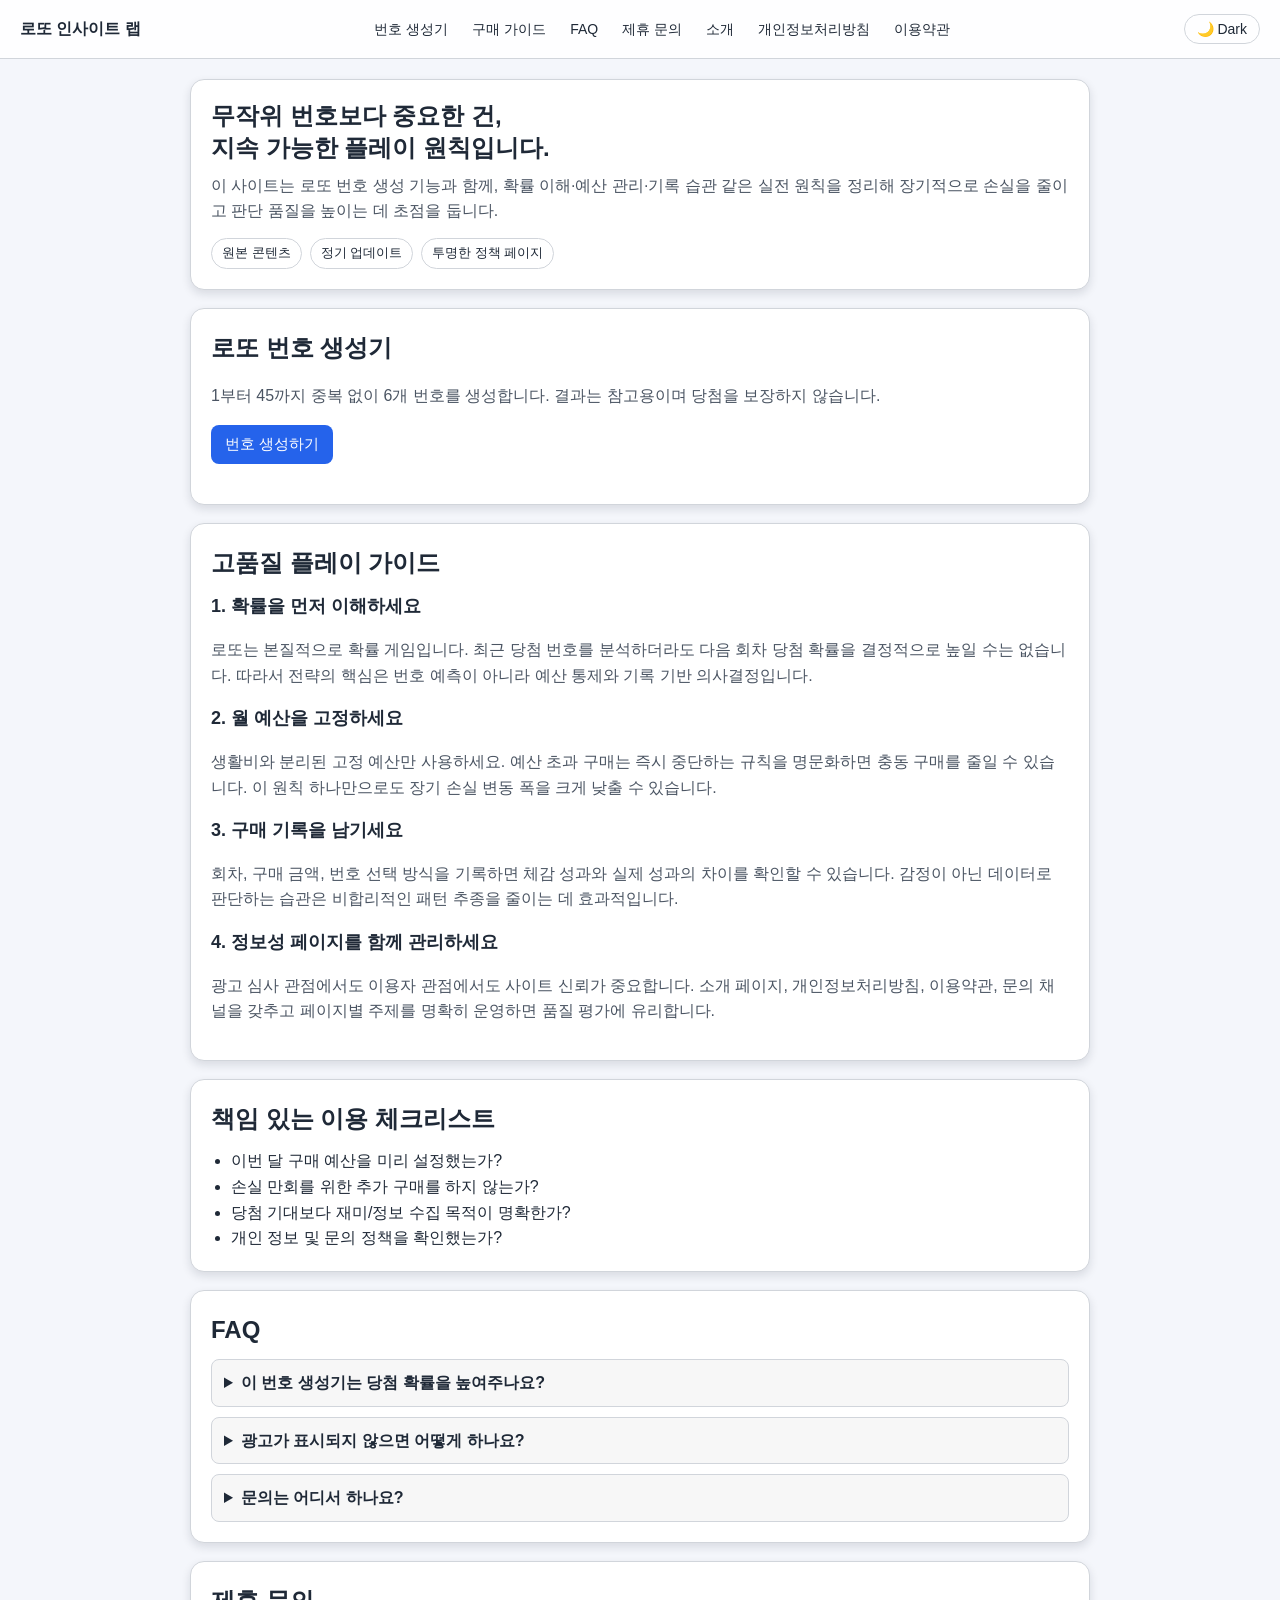
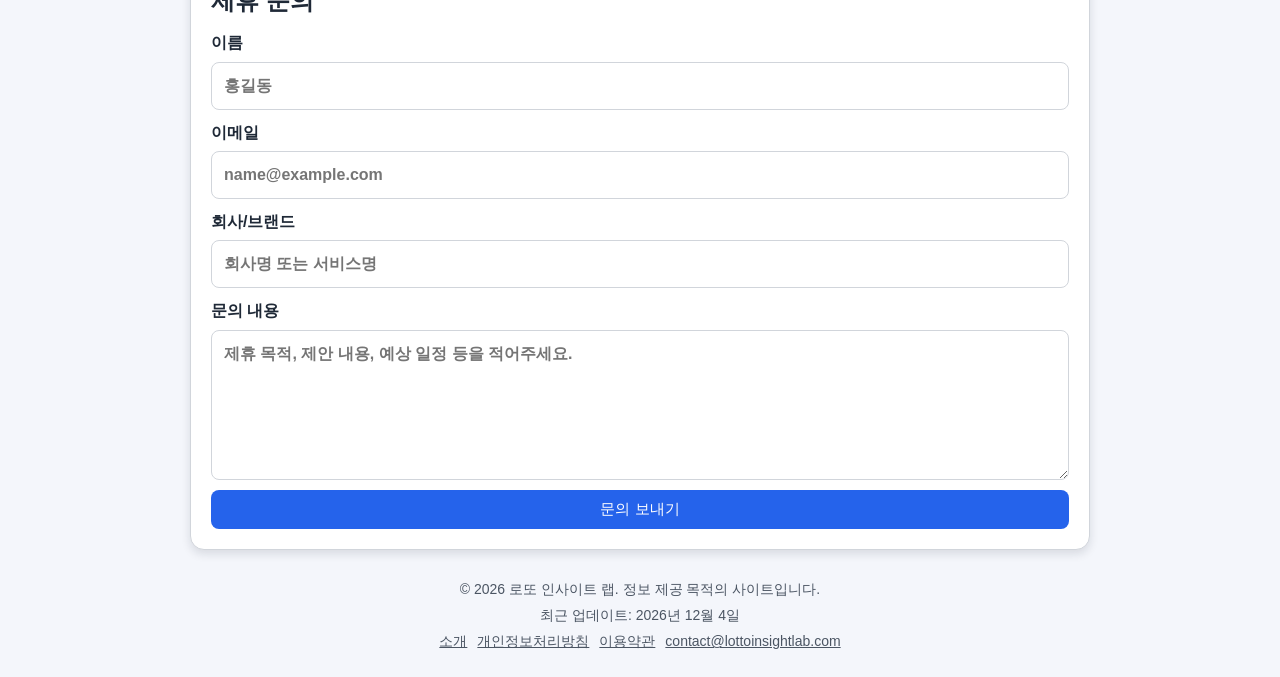
<file: index.html>
<!DOCTYPE html>
<html lang="ko">
<head>
    <meta charset="UTF-8">
    <meta name="viewport" content="width=device-width, initial-scale=1.0">
    <title>로또 인사이트 랩 | 데이터 기반 로또 정보와 생성기</title>
    <meta name="description" content="로또 번호 생성기, 확률 이해 가이드, 자금 관리 체크리스트를 제공하는 정보형 사이트입니다.">
    <meta name="google-adsense-account" content="ca-pub-9512119373013148">
    <script async src="https://pagead2.googlesyndication.com/pagead/js/adsbygoogle.js?client=ca-pub-9512119373013148" crossorigin="anonymous"></script>
    <link rel="stylesheet" href="style.css">
</head>
<body>
    <header class="site-header">
        <a class="brand" href="index.html">로또 인사이트 랩</a>
        <nav class="main-nav" aria-label="주요 메뉴">
            <a href="#tool">번호 생성기</a>
            <a href="#guide">구매 가이드</a>
            <a href="#faq">FAQ</a>
            <a href="#inquiry">제휴 문의</a>
            <a href="about.html">소개</a>
            <a href="privacy.html">개인정보처리방침</a>
            <a href="terms.html">이용약관</a>
        </nav>
        <button id="theme-toggle-btn" class="theme-toggle-btn" type="button" aria-label="Toggle theme">🌙 Dark</button>
    </header>

    <main class="container">
        <section class="hero">
            <h1>무작위 번호보다 중요한 건, <br>지속 가능한 플레이 원칙입니다.</h1>
            <p>
                이 사이트는 로또 번호 생성 기능과 함께, 확률 이해·예산 관리·기록 습관 같은
                실전 원칙을 정리해 장기적으로 손실을 줄이고 판단 품질을 높이는 데 초점을 둡니다.
            </p>
            <div class="hero-badges">
                <span>원본 콘텐츠</span>
                <span>정기 업데이트</span>
                <span>투명한 정책 페이지</span>
            </div>
        </section>

        <section id="tool" class="panel">
            <h2>로또 번호 생성기</h2>
            <p>1부터 45까지 중복 없이 6개 번호를 생성합니다. 결과는 참고용이며 당첨을 보장하지 않습니다.</p>
            <button id="generator-btn" class="primary-btn" type="button">번호 생성하기</button>
            <lotto-numbers></lotto-numbers>
        </section>

        <section id="guide" class="panel">
            <h2>고품질 플레이 가이드</h2>
            <article>
                <h3>1. 확률을 먼저 이해하세요</h3>
                <p>
                    로또는 본질적으로 확률 게임입니다. 최근 당첨 번호를 분석하더라도
                    다음 회차 당첨 확률을 결정적으로 높일 수는 없습니다. 따라서 전략의 핵심은
                    번호 예측이 아니라 예산 통제와 기록 기반 의사결정입니다.
                </p>
            </article>
            <article>
                <h3>2. 월 예산을 고정하세요</h3>
                <p>
                    생활비와 분리된 고정 예산만 사용하세요. 예산 초과 구매는 즉시 중단하는 규칙을
                    명문화하면 충동 구매를 줄일 수 있습니다. 이 원칙 하나만으로도 장기 손실 변동 폭을
                    크게 낮출 수 있습니다.
                </p>
            </article>
            <article>
                <h3>3. 구매 기록을 남기세요</h3>
                <p>
                    회차, 구매 금액, 번호 선택 방식을 기록하면 체감 성과와 실제 성과의 차이를 확인할 수 있습니다.
                    감정이 아닌 데이터로 판단하는 습관은 비합리적인 패턴 추종을 줄이는 데 효과적입니다.
                </p>
            </article>
            <article>
                <h3>4. 정보성 페이지를 함께 관리하세요</h3>
                <p>
                    광고 심사 관점에서도 이용자 관점에서도 사이트 신뢰가 중요합니다.
                    소개 페이지, 개인정보처리방침, 이용약관, 문의 채널을 갖추고
                    페이지별 주제를 명확히 운영하면 품질 평가에 유리합니다.
                </p>
            </article>
        </section>

        <section class="panel">
            <h2>책임 있는 이용 체크리스트</h2>
            <ul class="check-list">
                <li>이번 달 구매 예산을 미리 설정했는가?</li>
                <li>손실 만회를 위한 추가 구매를 하지 않는가?</li>
                <li>당첨 기대보다 재미/정보 수집 목적이 명확한가?</li>
                <li>개인 정보 및 문의 정책을 확인했는가?</li>
            </ul>
        </section>

        <section id="faq" class="panel">
            <h2>FAQ</h2>
            <details>
                <summary>이 번호 생성기는 당첨 확률을 높여주나요?</summary>
                <p>아니요. 무작위 생성 도구이며 특정 번호의 우위를 보장하지 않습니다.</p>
            </details>
            <details>
                <summary>광고가 표시되지 않으면 어떻게 하나요?</summary>
                <p>애드센스 심사 상태, 트래픽, 계정 정책, 광고 제한 설정에 따라 표시 여부가 달라질 수 있습니다.</p>
            </details>
            <details>
                <summary>문의는 어디서 하나요?</summary>
                <p>아래 제휴 문의 폼으로 전달해 주세요. 영업일 기준으로 확인 후 답변합니다.</p>
            </details>
        </section>

        <section id="inquiry" class="panel inquiry-section">
            <h2>제휴 문의</h2>
            <form class="inquiry-form" action="https://formspree.io/f/mjgawqqo" method="POST">
                <label>
                    이름
                    <input type="text" name="name" placeholder="홍길동" required>
                </label>
                <label>
                    이메일
                    <input type="email" name="email" placeholder="name@example.com" required>
                </label>
                <label>
                    회사/브랜드
                    <input type="text" name="company" placeholder="회사명 또는 서비스명">
                </label>
                <label>
                    문의 내용
                    <textarea name="message" placeholder="제휴 목적, 제안 내용, 예상 일정 등을 적어주세요." rows="5" required></textarea>
                </label>
                <input type="hidden" name="_subject" value="New partnership inquiry">
                <button type="submit" class="primary-btn">문의 보내기</button>
            </form>
        </section>
    </main>

    <footer class="site-footer">
        <p>© <span id="current-year"></span> 로또 인사이트 랩. 정보 제공 목적의 사이트입니다.</p>
        <p>최근 업데이트: <span id="last-updated"></span></p>
        <p class="footer-links">
            <a href="about.html">소개</a>
            <a href="privacy.html">개인정보처리방침</a>
            <a href="terms.html">이용약관</a>
            <a href="mailto:contact@lottoinsightlab.com">contact@lottoinsightlab.com</a>
        </p>
    </footer>

    <script src="main.js"></script>
</body>
</html>
</file>
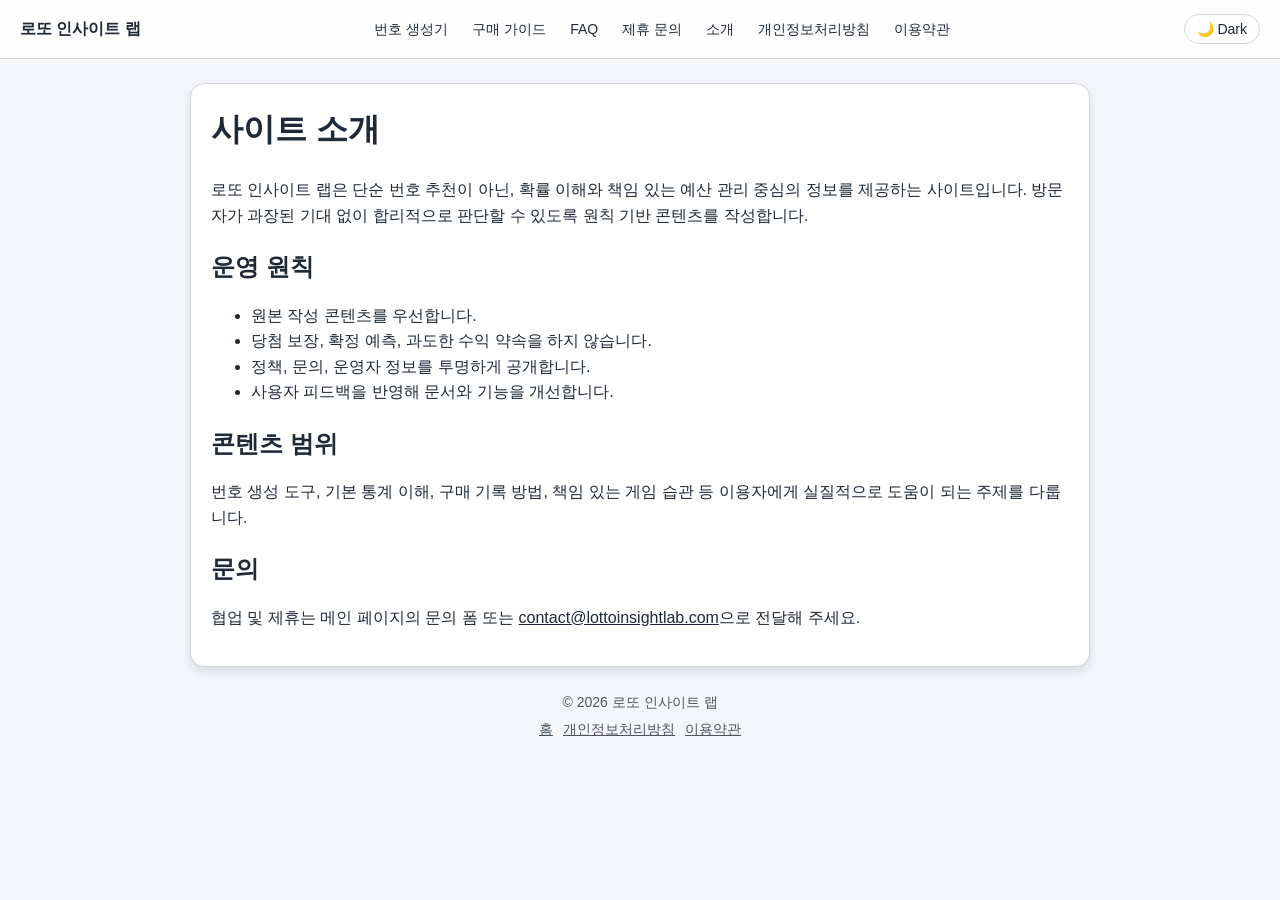
<file: about.html>
<!DOCTYPE html>
<html lang="ko">
<head>
    <meta charset="UTF-8">
    <meta name="viewport" content="width=device-width, initial-scale=1.0">
    <title>사이트 소개 | 로또 인사이트 랩</title>
    <meta name="description" content="로또 인사이트 랩의 운영 목적과 콘텐츠 원칙을 안내합니다.">
    <meta name="google-adsense-account" content="ca-pub-9512119373013148">
    <script async src="https://pagead2.googlesyndication.com/pagead/js/adsbygoogle.js?client=ca-pub-9512119373013148" crossorigin="anonymous"></script>
    <link rel="stylesheet" href="style.css">
</head>
<body>
    <header class="site-header">
        <a class="brand" href="index.html">로또 인사이트 랩</a>
        <nav class="main-nav" aria-label="주요 메뉴">
            <a href="index.html#tool">번호 생성기</a>
            <a href="index.html#guide">구매 가이드</a>
            <a href="index.html#faq">FAQ</a>
            <a href="index.html#inquiry">제휴 문의</a>
            <a href="about.html">소개</a>
            <a href="privacy.html">개인정보처리방침</a>
            <a href="terms.html">이용약관</a>
        </nav>
        <button id="theme-toggle-btn" class="theme-toggle-btn" type="button" aria-label="Toggle theme">🌙 Dark</button>
    </header>

    <main class="content-page">
        <h1>사이트 소개</h1>
        <p>
            로또 인사이트 랩은 단순 번호 추천이 아닌, 확률 이해와 책임 있는 예산 관리 중심의 정보를 제공하는 사이트입니다.
            방문자가 과장된 기대 없이 합리적으로 판단할 수 있도록 원칙 기반 콘텐츠를 작성합니다.
        </p>

        <h2>운영 원칙</h2>
        <ul>
            <li>원본 작성 콘텐츠를 우선합니다.</li>
            <li>당첨 보장, 확정 예측, 과도한 수익 약속을 하지 않습니다.</li>
            <li>정책, 문의, 운영자 정보를 투명하게 공개합니다.</li>
            <li>사용자 피드백을 반영해 문서와 기능을 개선합니다.</li>
        </ul>

        <h2>콘텐츠 범위</h2>
        <p>
            번호 생성 도구, 기본 통계 이해, 구매 기록 방법, 책임 있는 게임 습관 등
            이용자에게 실질적으로 도움이 되는 주제를 다룹니다.
        </p>

        <h2>문의</h2>
        <p>
            협업 및 제휴는 메인 페이지의 문의 폼 또는
            <a href="mailto:contact@lottoinsightlab.com">contact@lottoinsightlab.com</a>으로 전달해 주세요.
        </p>
    </main>

    <footer class="site-footer">
        <p>© <span id="current-year"></span> 로또 인사이트 랩</p>
        <p class="footer-links">
            <a href="index.html">홈</a>
            <a href="privacy.html">개인정보처리방침</a>
            <a href="terms.html">이용약관</a>
        </p>
    </footer>

    <script src="main.js"></script>
</body>
</html>
</file>
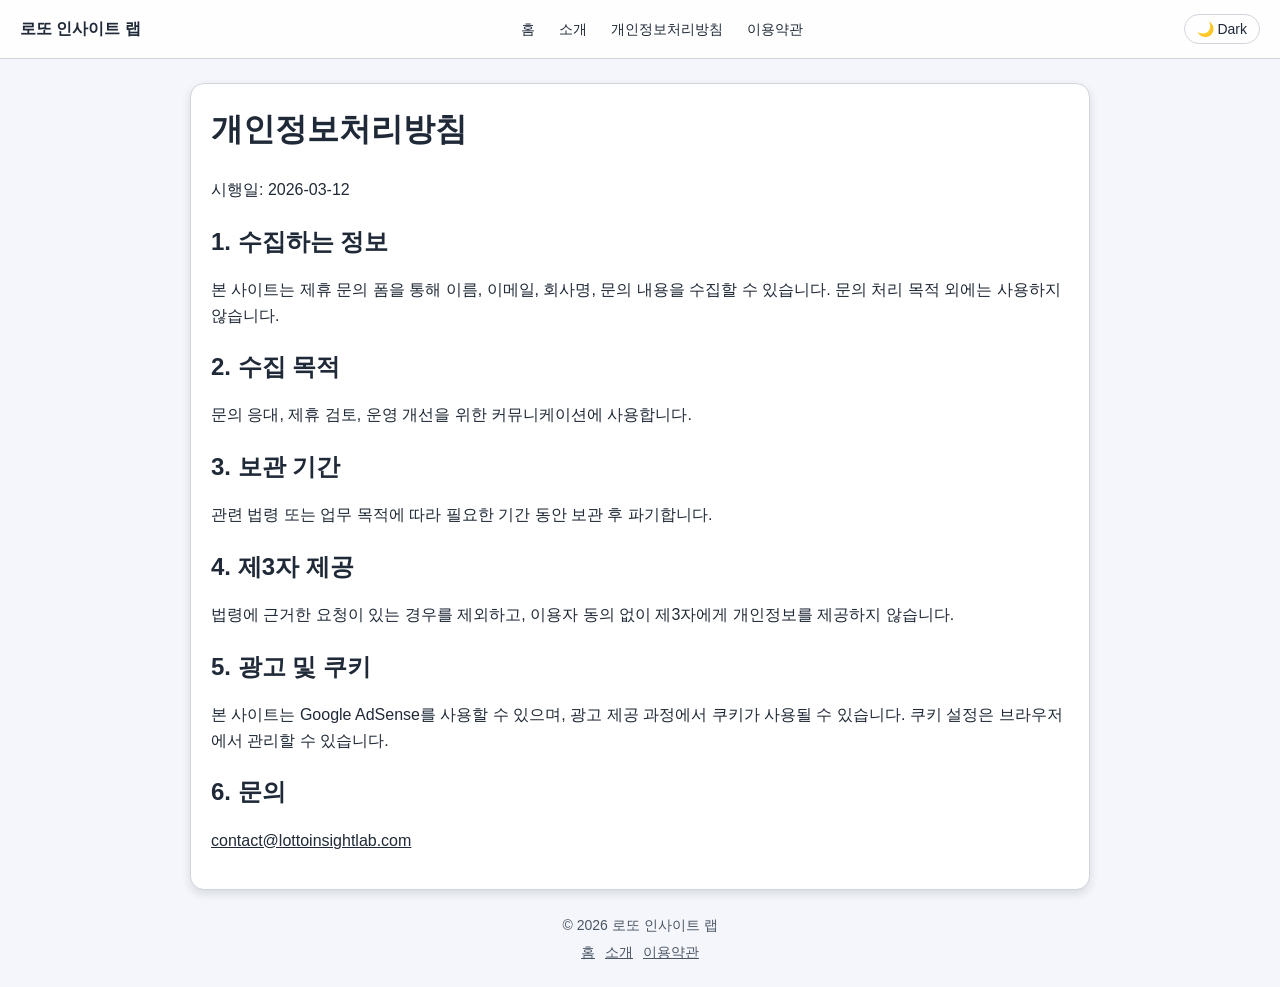
<file: privacy.html>
<!DOCTYPE html>
<html lang="ko">
<head>
    <meta charset="UTF-8">
    <meta name="viewport" content="width=device-width, initial-scale=1.0">
    <title>개인정보처리방침 | 로또 인사이트 랩</title>
    <meta name="description" content="로또 인사이트 랩 개인정보처리방침">
    <meta name="google-adsense-account" content="ca-pub-9512119373013148">
    <script async src="https://pagead2.googlesyndication.com/pagead/js/adsbygoogle.js?client=ca-pub-9512119373013148" crossorigin="anonymous"></script>
    <link rel="stylesheet" href="style.css">
</head>
<body>
    <header class="site-header">
        <a class="brand" href="index.html">로또 인사이트 랩</a>
        <nav class="main-nav" aria-label="주요 메뉴">
            <a href="index.html">홈</a>
            <a href="about.html">소개</a>
            <a href="privacy.html">개인정보처리방침</a>
            <a href="terms.html">이용약관</a>
        </nav>
        <button id="theme-toggle-btn" class="theme-toggle-btn" type="button" aria-label="Toggle theme">🌙 Dark</button>
    </header>

    <main class="content-page">
        <h1>개인정보처리방침</h1>
        <p>시행일: 2026-03-12</p>

        <h2>1. 수집하는 정보</h2>
        <p>
            본 사이트는 제휴 문의 폼을 통해 이름, 이메일, 회사명, 문의 내용을 수집할 수 있습니다.
            문의 처리 목적 외에는 사용하지 않습니다.
        </p>

        <h2>2. 수집 목적</h2>
        <p>문의 응대, 제휴 검토, 운영 개선을 위한 커뮤니케이션에 사용합니다.</p>

        <h2>3. 보관 기간</h2>
        <p>관련 법령 또는 업무 목적에 따라 필요한 기간 동안 보관 후 파기합니다.</p>

        <h2>4. 제3자 제공</h2>
        <p>
            법령에 근거한 요청이 있는 경우를 제외하고, 이용자 동의 없이 제3자에게 개인정보를 제공하지 않습니다.
        </p>

        <h2>5. 광고 및 쿠키</h2>
        <p>
            본 사이트는 Google AdSense를 사용할 수 있으며, 광고 제공 과정에서 쿠키가 사용될 수 있습니다.
            쿠키 설정은 브라우저에서 관리할 수 있습니다.
        </p>

        <h2>6. 문의</h2>
        <p><a href="mailto:contact@lottoinsightlab.com">contact@lottoinsightlab.com</a></p>
    </main>

    <footer class="site-footer">
        <p>© <span id="current-year"></span> 로또 인사이트 랩</p>
        <p class="footer-links">
            <a href="index.html">홈</a>
            <a href="about.html">소개</a>
            <a href="terms.html">이용약관</a>
        </p>
    </footer>

    <script src="main.js"></script>
</body>
</html>
</file>
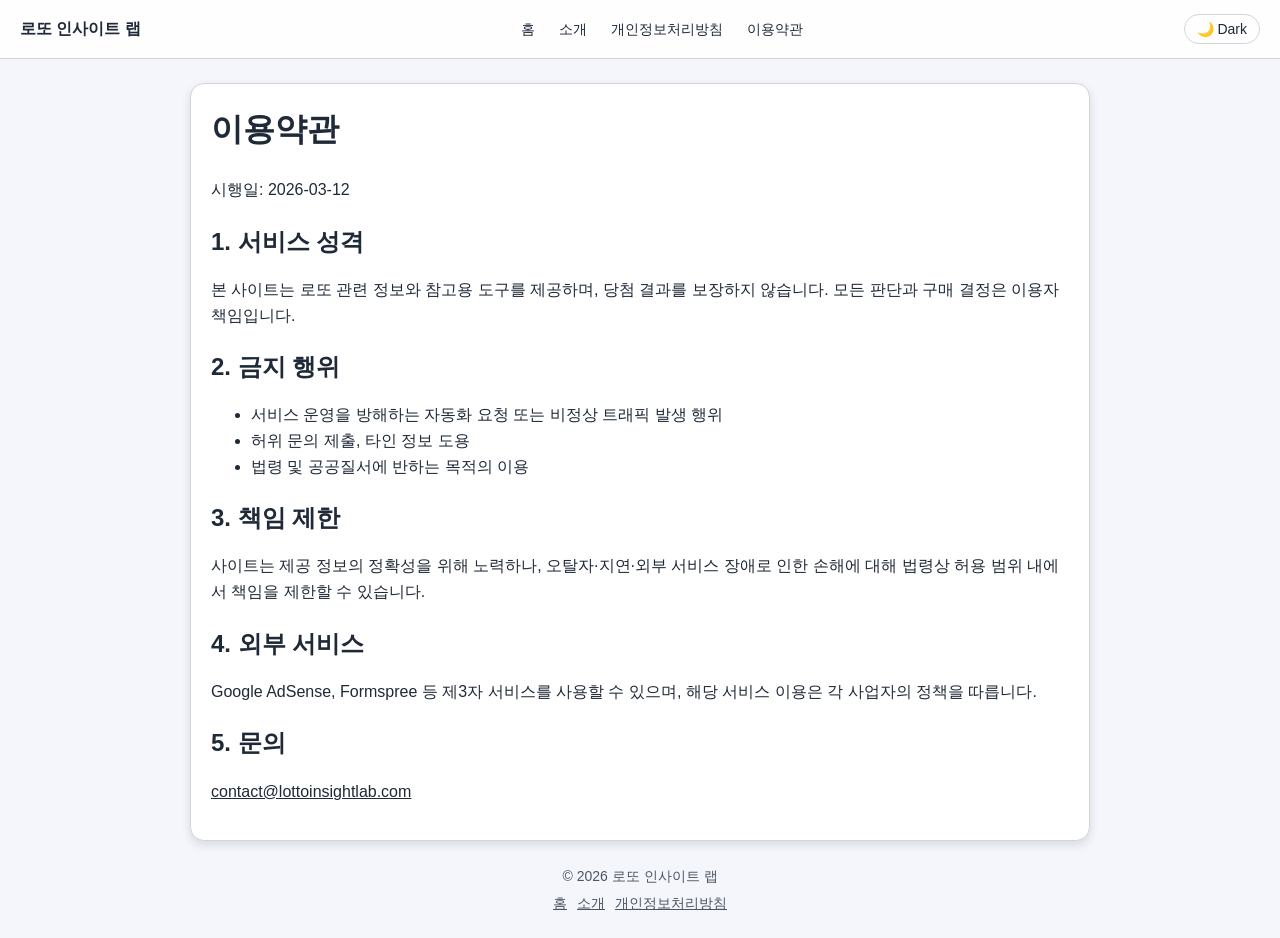
<file: terms.html>
<!DOCTYPE html>
<html lang="ko">
<head>
    <meta charset="UTF-8">
    <meta name="viewport" content="width=device-width, initial-scale=1.0">
    <title>이용약관 | 로또 인사이트 랩</title>
    <meta name="description" content="로또 인사이트 랩 이용약관">
    <meta name="google-adsense-account" content="ca-pub-9512119373013148">
    <script async src="https://pagead2.googlesyndication.com/pagead/js/adsbygoogle.js?client=ca-pub-9512119373013148" crossorigin="anonymous"></script>
    <link rel="stylesheet" href="style.css">
</head>
<body>
    <header class="site-header">
        <a class="brand" href="index.html">로또 인사이트 랩</a>
        <nav class="main-nav" aria-label="주요 메뉴">
            <a href="index.html">홈</a>
            <a href="about.html">소개</a>
            <a href="privacy.html">개인정보처리방침</a>
            <a href="terms.html">이용약관</a>
        </nav>
        <button id="theme-toggle-btn" class="theme-toggle-btn" type="button" aria-label="Toggle theme">🌙 Dark</button>
    </header>

    <main class="content-page">
        <h1>이용약관</h1>
        <p>시행일: 2026-03-12</p>

        <h2>1. 서비스 성격</h2>
        <p>
            본 사이트는 로또 관련 정보와 참고용 도구를 제공하며, 당첨 결과를 보장하지 않습니다.
            모든 판단과 구매 결정은 이용자 책임입니다.
        </p>

        <h2>2. 금지 행위</h2>
        <ul>
            <li>서비스 운영을 방해하는 자동화 요청 또는 비정상 트래픽 발생 행위</li>
            <li>허위 문의 제출, 타인 정보 도용</li>
            <li>법령 및 공공질서에 반하는 목적의 이용</li>
        </ul>

        <h2>3. 책임 제한</h2>
        <p>
            사이트는 제공 정보의 정확성을 위해 노력하나, 오탈자·지연·외부 서비스 장애로 인한 손해에 대해
            법령상 허용 범위 내에서 책임을 제한할 수 있습니다.
        </p>

        <h2>4. 외부 서비스</h2>
        <p>
            Google AdSense, Formspree 등 제3자 서비스를 사용할 수 있으며,
            해당 서비스 이용은 각 사업자의 정책을 따릅니다.
        </p>

        <h2>5. 문의</h2>
        <p><a href="mailto:contact@lottoinsightlab.com">contact@lottoinsightlab.com</a></p>
    </main>

    <footer class="site-footer">
        <p>© <span id="current-year"></span> 로또 인사이트 랩</p>
        <p class="footer-links">
            <a href="index.html">홈</a>
            <a href="about.html">소개</a>
            <a href="privacy.html">개인정보처리방침</a>
        </p>
    </footer>

    <script src="main.js"></script>
</body>
</html>
</file>
<file: style.css>
:root {
    --bg-color: #f4f6fb;
    --text-color: #1f2937;
    --muted-text: #4b5563;
    --card-bg: #ffffff;
    --shadow-color: rgba(15, 23, 42, 0.12);
    --ball-bg: #e5e7eb;
    --ball-text: #111827;
    --line-color: #d1d5db;
    --accent-color: #2563eb;
    --accent-hover: #1d4ed8;
    --header-bg: rgba(255, 255, 255, 0.88);
}

body.dark-mode {
    --bg-color: #0f172a;
    --text-color: #e5e7eb;
    --muted-text: #cbd5e1;
    --card-bg: #111827;
    --shadow-color: rgba(2, 6, 23, 0.5);
    --ball-bg: #1f2937;
    --ball-text: #f9fafb;
    --line-color: #334155;
    --accent-color: #3b82f6;
    --accent-hover: #60a5fa;
    --header-bg: rgba(15, 23, 42, 0.88);
}

* {
    box-sizing: border-box;
}

html, body {
    margin: 0;
    padding: 0;
}

body {
    background-color: var(--bg-color);
    color: var(--text-color);
    font-family: "Noto Sans KR", "Apple SD Gothic Neo", "Malgun Gothic", sans-serif;
    line-height: 1.6;
    transition: background-color 0.2s ease, color 0.2s ease;
}

a {
    color: inherit;
}

.site-header {
    position: sticky;
    top: 0;
    z-index: 30;
    display: flex;
    align-items: center;
    justify-content: space-between;
    gap: 16px;
    padding: 14px 20px;
    border-bottom: 1px solid var(--line-color);
    background-color: var(--header-bg);
    backdrop-filter: blur(8px);
}

.brand {
    font-weight: 800;
    text-decoration: none;
    white-space: nowrap;
}

.main-nav {
    display: flex;
    flex-wrap: wrap;
    justify-content: center;
    gap: 12px;
    font-size: 14px;
}

.main-nav a {
    text-decoration: none;
    padding: 4px 6px;
    border-radius: 6px;
}

.main-nav a:hover {
    background-color: rgba(127, 127, 127, 0.14);
}

.theme-toggle-btn {
    background-color: transparent;
    color: var(--text-color);
    border: 1px solid var(--line-color);
    border-radius: 9999px;
    cursor: pointer;
    padding: 6px 12px;
    font-size: 14px;
}

.container {
    width: min(900px, 100% - 32px);
    margin: 20px auto 28px;
    display: grid;
    gap: 18px;
}

.hero,
.panel {
    background: var(--card-bg);
    border: 1px solid var(--line-color);
    border-radius: 14px;
    box-shadow: 0 4px 10px var(--shadow-color);
    padding: 20px;
}

.hero h1 {
    margin: 0 0 10px;
    line-height: 1.3;
}

.hero p {
    margin: 0;
    color: var(--muted-text);
}

.hero-badges {
    margin-top: 14px;
    display: flex;
    flex-wrap: wrap;
    gap: 8px;
}

.hero-badges span {
    border: 1px solid var(--line-color);
    border-radius: 9999px;
    padding: 4px 10px;
    font-size: 13px;
}

.panel h2 {
    margin-top: 0;
    margin-bottom: 10px;
}

.panel p {
    color: var(--muted-text);
}

.panel article + article {
    margin-top: 12px;
}

.panel h3 {
    margin: 0 0 4px;
    font-size: 18px;
}

.primary-btn {
    background-color: var(--accent-color);
    color: #ffffff;
    border: none;
    border-radius: 8px;
    cursor: pointer;
    font-size: 15px;
    padding: 10px 14px;
}

.primary-btn:hover {
    background-color: var(--accent-hover);
}

.check-list {
    margin: 0;
    padding-left: 20px;
}

details {
    border: 1px solid var(--line-color);
    border-radius: 8px;
    padding: 10px 12px;
    background-color: rgba(127, 127, 127, 0.06);
}

details + details {
    margin-top: 10px;
}

summary {
    cursor: pointer;
    font-weight: 700;
}

.inquiry-form {
    display: grid;
    gap: 10px;
}

.inquiry-form label {
    display: grid;
    gap: 6px;
    font-weight: 600;
}

.inquiry-form input,
.inquiry-form textarea {
    width: 100%;
    border: 1px solid var(--line-color);
    border-radius: 8px;
    padding: 10px 12px;
    font: inherit;
    color: var(--text-color);
    background-color: var(--card-bg);
}

.inquiry-form textarea {
    resize: vertical;
}

.site-footer {
    width: min(900px, 100% - 32px);
    margin: 0 auto 24px;
    text-align: center;
    color: var(--muted-text);
    font-size: 14px;
}

.site-footer p {
    margin: 4px 0;
}

.footer-links {
    display: flex;
    flex-wrap: wrap;
    justify-content: center;
    gap: 10px;
}

.content-page {
    width: min(900px, 100% - 32px);
    margin: 24px auto;
    background: var(--card-bg);
    border: 1px solid var(--line-color);
    border-radius: 14px;
    box-shadow: 0 4px 10px var(--shadow-color);
    padding: 20px;
}

.content-page h1 {
    margin-top: 0;
}

.content-page h2 {
    margin-bottom: 8px;
}

@media (max-width: 780px) {
    .site-header {
        flex-direction: column;
        align-items: flex-start;
    }

    .main-nav {
        justify-content: flex-start;
    }

    .theme-toggle-btn {
        align-self: flex-end;
    }
}
</file>
